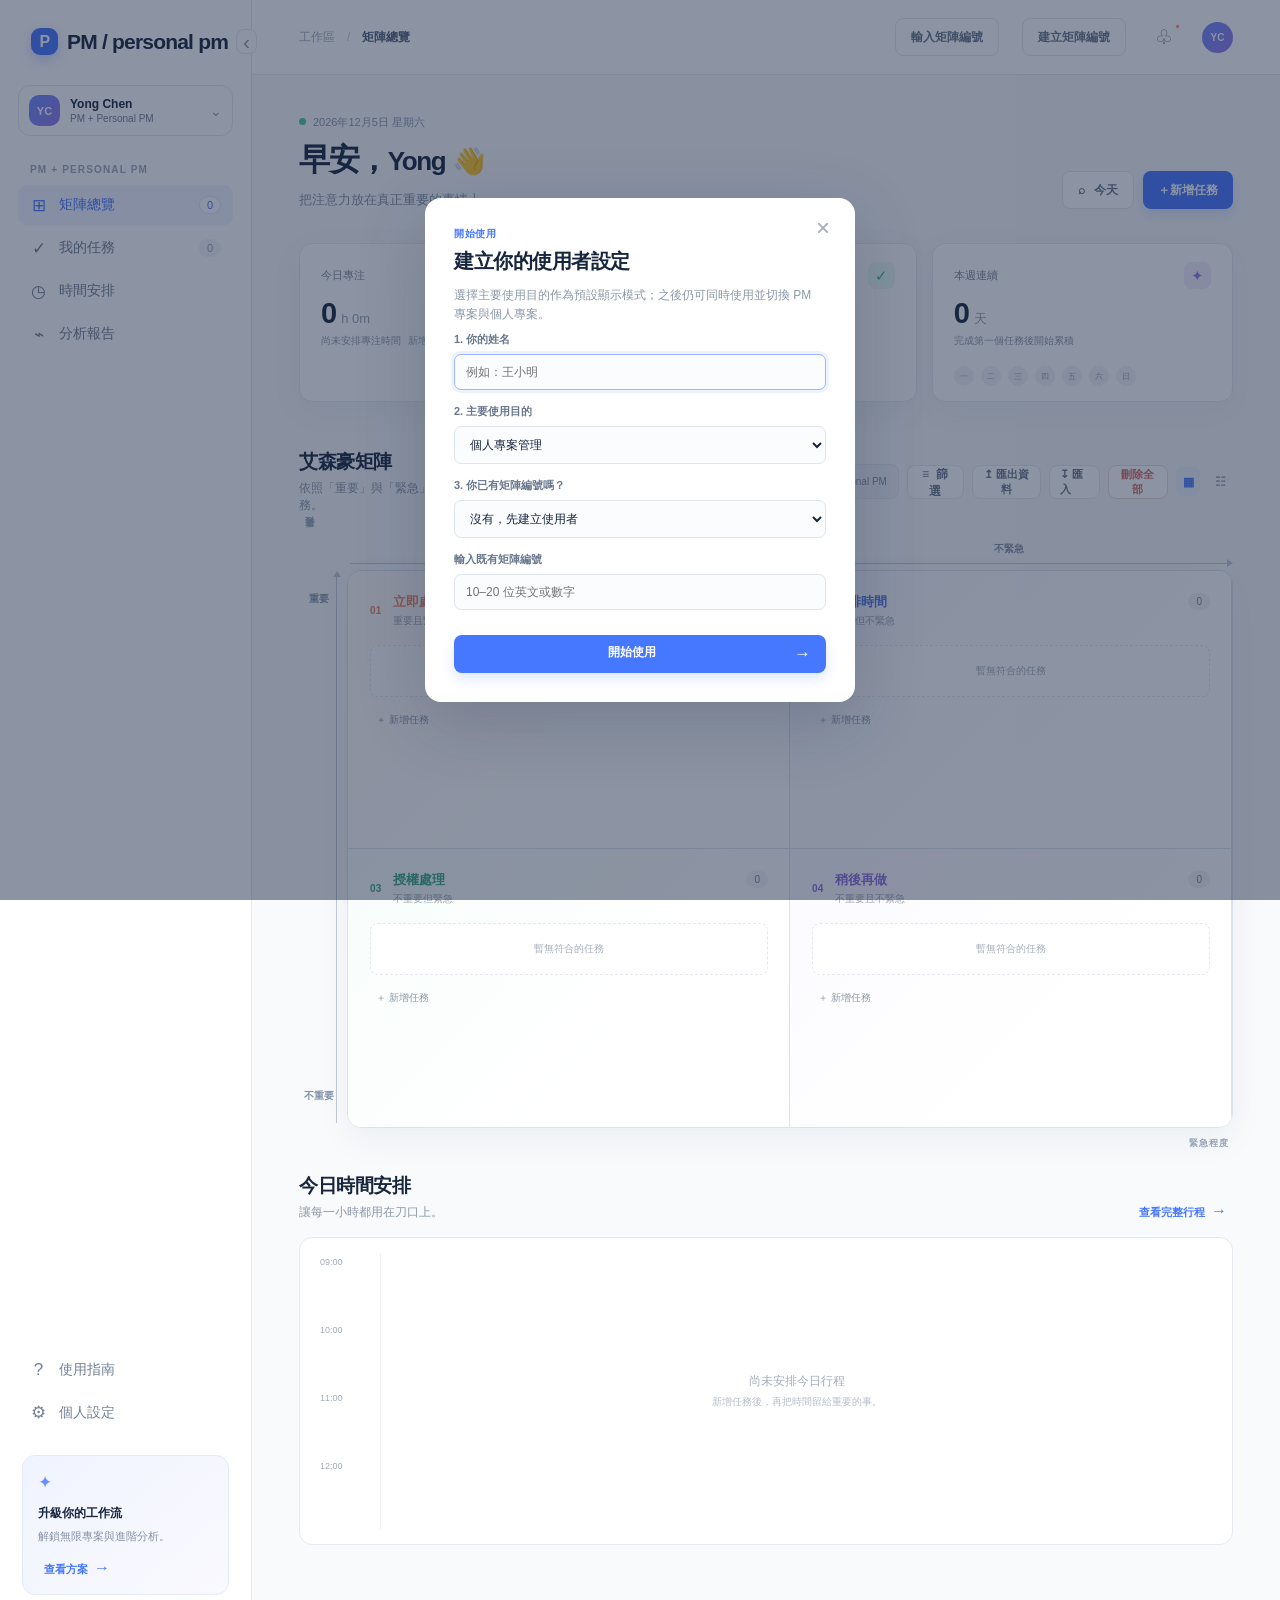
<file: index.html>
<!doctype html>
<html lang="zh-Hant">
  <head>
    <meta charset="UTF-8" />
    <meta name="viewport" content="width=device-width, initial-scale=1.0" />
    <meta name="theme-color" content="#0f172a" />
    <title>PM + Personal PM｜艾森豪矩陣工作台</title>
    <link rel="stylesheet" href="styles.css" />
  </head>
  <body>
    <div class="app-shell">
      <aside class="sidebar">
        <div class="brand-row"><div class="brand"><span class="brand-mark">P</span><span class="brand-name">PM / personal pm</span></div><button class="sidebar-toggle" id="sidebarToggle" aria-label="收起側邊欄" aria-pressed="false">‹</button></div>
          <div class="workspace-switcher">
          <div class="avatar gradient">YC</div>
          <div class="workspace-copy"><strong id="profileNameLabel">Yong Chen</strong><small id="profilePurposeLabel">PM + Personal PM</small></div>
          <span class="chevron">⌄</span>
        </div>
        <nav class="main-nav" aria-label="主要導覽">
          <p class="nav-label">PM + PERSONAL PM</p>
          <button class="nav-item active"><span class="nav-icon">⊞</span><span class="nav-text">矩陣總覽</span><span class="nav-count" id="matrixCount">0</span></button>
          <button class="nav-item"><span class="nav-icon">✓</span><span class="nav-text">我的任務</span><span class="nav-count muted" id="myTaskCount">0</span></button>
          <button class="nav-item"><span class="nav-icon">◷</span><span class="nav-text">時間安排</span></button>
          <button class="nav-item"><span class="nav-icon">⌁</span><span class="nav-text">分析報告</span></button>
        </nav>
        <div class="sidebar-bottom">
          <button class="nav-item"><span class="nav-icon">?</span><span class="nav-text">使用指南</span></button>
          <button class="nav-item" id="profileBtn"><span class="nav-icon">⚙</span><span class="nav-text">個人設定</span></button>
          <div class="upgrade-card"><div class="sparkle">✦</div><strong>升級你的工作流</strong><p>解鎖無限專案與進階分析。</p><button>查看方案 <span>→</span></button></div>
        </div>
      </aside>

      <main class="main-content">
        <header class="topbar">
          <div class="breadcrumb"><span>工作區</span><b>/</b><strong>矩陣總覽</strong></div>
          <div class="top-actions"><button class="secondary-button" id="changeUserBtn" type="button">輸入矩陣編號</button><button class="secondary-button" id="createMatrixCodeBtn" type="button">建立矩陣編號</button><button class="icon-button" aria-label="通知">♧<i></i></button><div class="top-avatar">YC</div></div>
        </header>

        <div class="page-container">
          <p id="syncNotice" role="status" hidden>雲端同步失敗，請確認網路與用戶編號。</p>
          <section class="hero-row">
            <div><div class="eyebrow"><span class="pulse-dot"></span><span id="todayLabel">今天</span></div><h1>早安，<span id="userName">Yong</span> <span>👋</span></h1><p class="hero-subtitle">把注意力放在真正重要的事情上。</p></div>
            <div class="hero-actions"><button class="secondary-button" id="todayBtn">⌕ <span>今天</span></button><button class="primary-button" id="openModal"><span>＋</span>新增任務</button></div>
          </section>

          <section class="stats-grid">
            <article class="stat-card"><div class="stat-heading"><span>今日專注</span><span class="stat-icon blue-icon">◷</span></div><div class="stat-value">0<span class="stat-unit">h 0m</span></div><div class="stat-meta neutral">尚未安排專注時間 <span>新增任務後開始</span></div><div class="mini-bars empty-bars"><i></i><i></i><i></i><i></i><i></i><i></i><i></i></div></article>
            <article class="stat-card"><div class="stat-heading"><span>完成任務</span><span class="stat-icon green-icon">✓</span></div><div class="stat-value"><span id="completedCount">0</span><span class="stat-unit">/ <span id="totalCount">0</span></span></div><div class="stat-meta neutral" id="completionMeta">先新增一個任務 <span>開始整理今天</span></div><div class="progress-line"><span id="completionProgress" style="width:0%"></span></div><div class="progress-label"><span>完成率</span><strong id="completionRate">0%</strong></div></article>
            <article class="stat-card"><div class="stat-heading"><span>本週連續</span><span class="stat-icon purple-icon">✦</span></div><div class="stat-value">0<span class="stat-unit">天</span></div><div class="stat-meta neutral">完成第一個任務後開始累積</div><div class="week-dots"><i>一</i><i>二</i><i>三</i><i>四</i><i>五</i><i>六</i><i>日</i></div></article>
          </section>

          <section class="content-header"><div><h2>艾森豪矩陣</h2><p>依照「重要」與「緊急」分類 PM 專案與個人任務。</p></div><div class="view-tools"><div class="search-wrap"><span>⌕</span><input id="searchInput" placeholder="搜尋任務..." /></div><div class="mode-switch" role="group" aria-label="任務模式"><button class="mode-button active" data-scope="all">全部</button><button class="mode-button" data-scope="pm">PM 專案</button><button class="mode-button" data-scope="personal">Personal PM</button></div><button class="filter-button" id="filterBtn">≡ <span>篩選</span></button><button class="backup-button" id="exportBtn" aria-label="匯出資料">↥ 匯出資料</button><label class="backup-button import-label">↧ 匯入<input id="importInput" type="file" accept="application/json" /></label><button class="backup-button danger-button" id="clearBtn" aria-label="刪除全部任務">刪除全部</button><button class="view-button active">▦</button><button class="view-button">☷</button></div></section>

          <section class="matrix-stage">
            <div class="axis-title axis-title-y">重要性</div>
            <div class="axis-title axis-title-x">緊急程度</div>
            <div class="axis-y-label"><span>重要</span><span>不重要</span></div>
            <div class="matrix-board">
              <div class="axis-x-label"><span>緊急</span><span>不緊急</span></div>
              <div class="axis-cross axis-cross-x"></div><div class="axis-cross axis-cross-y"></div>
              <section class="matrix-grid" id="matrixGrid">
                <div class="quadrant q1" data-quadrant="do"><div class="quadrant-header"><div class="quadrant-title"><span class="quadrant-number">01</span><div><h3>立即處理</h3><p>重要且緊急</p></div></div><span class="task-count">3</span></div><div class="task-list" id="doList"></div><button class="add-task-link" data-add="do">＋ 新增任務</button></div>
                <div class="quadrant q2" data-quadrant="schedule"><div class="quadrant-header"><div class="quadrant-title"><span class="quadrant-number">02</span><div><h3>安排時間</h3><p>重要但不緊急</p></div></div><span class="task-count">3</span></div><div class="task-list" id="scheduleList"></div><button class="add-task-link" data-add="schedule">＋ 新增任務</button></div>
                <div class="quadrant q3" data-quadrant="delegate"><div class="quadrant-header"><div class="quadrant-title"><span class="quadrant-number">03</span><div><h3>授權處理</h3><p>不重要但緊急</p></div></div><span class="task-count">2</span></div><div class="task-list" id="delegateList"></div><button class="add-task-link" data-add="delegate">＋ 新增任務</button></div>
                <div class="quadrant q4" data-quadrant="delete"><div class="quadrant-header"><div class="quadrant-title"><span class="quadrant-number">04</span><div><h3>稍後再做</h3><p>不重要且不緊急</p></div></div><span class="task-count">2</span></div><div class="task-list" id="deleteList"></div><button class="add-task-link" data-add="delete">＋ 新增任務</button></div>
              </section>
            </div>
          </section>

          <div class="task-delete-zone" id="taskDeleteZone" hidden aria-label="拖曳任務到這裡，從矩陣移除">
            <span class="task-delete-icon" aria-hidden="true">⌫</span>
            <span><strong>拖曳到這裡刪除</strong><small>會從矩陣隱藏，Supabase 資料保留</small></span>
          </div>

          <section class="focus-section"><div class="section-title-row"><div><h2>今日時間安排</h2><p>讓每一小時都用在刀口上。</p></div><button class="text-button">查看完整行程 <span>→</span></button></div><div class="schedule-card"><div class="schedule-timeline"><div class="time-label">09:00</div><div class="time-label">10:00</div><div class="time-label">11:00</div><div class="time-label">12:00</div></div><div class="schedule-events"><div class="schedule-empty">尚未安排今日行程<br><span>新增任務後，再把時間留給重要的事。</span></div></div></div></section>
        </div>
      </main>
    </div>

    <div class="modal-backdrop profile-backdrop" id="profileBackdrop"><div class="modal profile-modal" role="dialog" aria-modal="true" aria-labelledby="profileTitle"><button class="close-modal" id="closeProfile" aria-label="關閉問卷">×</button><div class="modal-kicker">開始使用</div><h2 id="profileTitle">先告訴我怎麼稱呼你</h2><p class="profile-intro">選擇主要使用目的作為預設顯示模式；之後仍可同時使用並切換 PM 專案與個人專案。</p><p id="profileFormStatus" class="profile-intro" role="status" aria-live="polite"></p><form id="profileForm"><label for="profileName">1. 你的姓名<input id="profileName" required maxlength="40" placeholder="例如：王小明" /></label><label for="profilePurpose">2. 主要使用目的<select id="profilePurpose" required><option value="pm">專案管理</option><option value="personal">個人專案管理</option></select></label><label id="hasMatrixCodeField" hidden>3. 你已有矩陣編號嗎？<select id="hasMatrixCode"><option value="no">沒有，先建立使用者</option><option value="yes">有，我要載入原本的矩陣</option></select></label><label id="initialAccessCodeField" for="initialAccessCode" hidden>輸入既有矩陣編號<input id="initialAccessCode" inputmode="text" autocapitalize="off" spellcheck="false" pattern="[A-Za-z0-9]{10,20}" minlength="10" maxlength="20" placeholder="10–20 位英文或數字" /></label><p id="initialCodeHint" class="profile-intro" hidden>編號可由英文字母與數字組成，長度 10–20 位，可純英文、純數字或混用；大小寫不區分。輸入既有編號即可載入矩陣。</p><button class="primary-button submit-button" type="submit" id="profileSubmitButton">開始使用 <span>→</span></button></form></div></div>
    <div class="modal-backdrop" id="accessCodeBackdrop"><div class="modal" role="dialog" aria-modal="true" aria-labelledby="accessCodeTitle"><button class="close-modal" id="closeAccessCode" aria-label="關閉用戶編號">×</button><div class="modal-kicker">跨裝置使用</div><h2 id="accessCodeTitle">矩陣編號</h2><p class="profile-intro">編號是唯一存取憑證，知道編號的人可以讀寫矩陣。格式：10–20 位英文字母或數字，可純英文、純數字或混用；大小寫不區分，編號不可重複。</p><div id="currentCodePanel" hidden><label>目前的矩陣編號<input id="currentAccessCode" readonly /></label><button class="secondary-button" id="copyAccessCode" type="button">複製編號</button></div><form id="accessCodeForm"><label for="accessCodeInput">在其他裝置輸入既有編號<input id="accessCodeInput" inputmode="text" autocapitalize="off" spellcheck="false" pattern="[A-Za-z0-9]{10,20}" minlength="10" maxlength="20" required placeholder="10–20 位英文或數字" /></label><p id="accessCodeStatus" class="profile-intro" role="status" aria-live="polite"></p><button class="primary-button submit-button" type="submit">載入這份矩陣 <span>→</span></button></form></div></div>
    <div class="modal-backdrop" id="createCodeBackdrop"><div class="modal" role="dialog" aria-modal="true" aria-labelledby="createCodeTitle"><button class="close-modal" id="closeCreateCode" aria-label="關閉建立編號">×</button><div class="modal-kicker">建立矩陣編號</div><h2 id="createCodeTitle">為目前使用者建立矩陣</h2><p class="profile-intro">編號需為 10–20 位英文字母或數字，可純英文、純數字或混用；大小寫不區分，且不可與他人重複。編號就是存取憑證，請避免使用生日、姓名或連續數字。</p><form id="createCodeForm"><label for="newMatrixCode">自訂矩陣編號<input id="newMatrixCode" inputmode="text" autocapitalize="off" spellcheck="false" pattern="[A-Za-z0-9]{10,20}" minlength="10" maxlength="20" required placeholder="10–20 位英文或數字" /></label><p id="createCodeStatus" class="profile-intro" role="status" aria-live="polite"></p><button class="primary-button submit-button" type="submit">建立並同步目前矩陣 <span>→</span></button></form></div></div>
    <div class="modal-backdrop" id="modalBackdrop"><div class="modal" role="dialog" aria-modal="true" aria-labelledby="modalTitle"><button class="close-modal" id="closeModal">×</button><div class="modal-kicker" id="modalKicker">新增工作項目</div><h2 id="modalTitle">把下一件重要的事放進計畫</h2><form id="taskForm"><input id="taskId" type="hidden" /><label>任務名稱<input id="taskTitle" required placeholder="例如：準備週會簡報" /></label><label>歸屬模式<select id="taskScope"><option value="personal">Personal PM｜個人任務</option><option value="pm">PM｜專案任務</option></select></label><label>歸屬象限<select id="taskQuadrant"><option value="do">立即處理｜重要且緊急</option><option value="schedule">安排時間｜重要但不緊急</option><option value="delegate">授權處理｜不重要但緊急</option><option value="delete">稍後再做｜不重要且不緊急</option></select></label><div class="form-row"><label>分類<select id="taskProject"><option>個人</option><option>工作</option><option>學習</option><option>生活</option><option>健康</option><option>財務</option></select></label><label>截止日期<input id="taskDate" type="date" /></label></div><label>今日專注時間（分鐘）<input id="taskFocusMinutes" type="number" min="0" max="1440" step="5" value="0" /></label><label>備註（選填）<textarea id="taskNote" rows="3" placeholder="補充一些背景或下一步..." ></textarea></label><button class="primary-button submit-button" type="submit" id="submitTask">建立任務 <span>→</span></button></form></div></div>
    <script src="app.js"></script>
  </body>
</html>
</file>
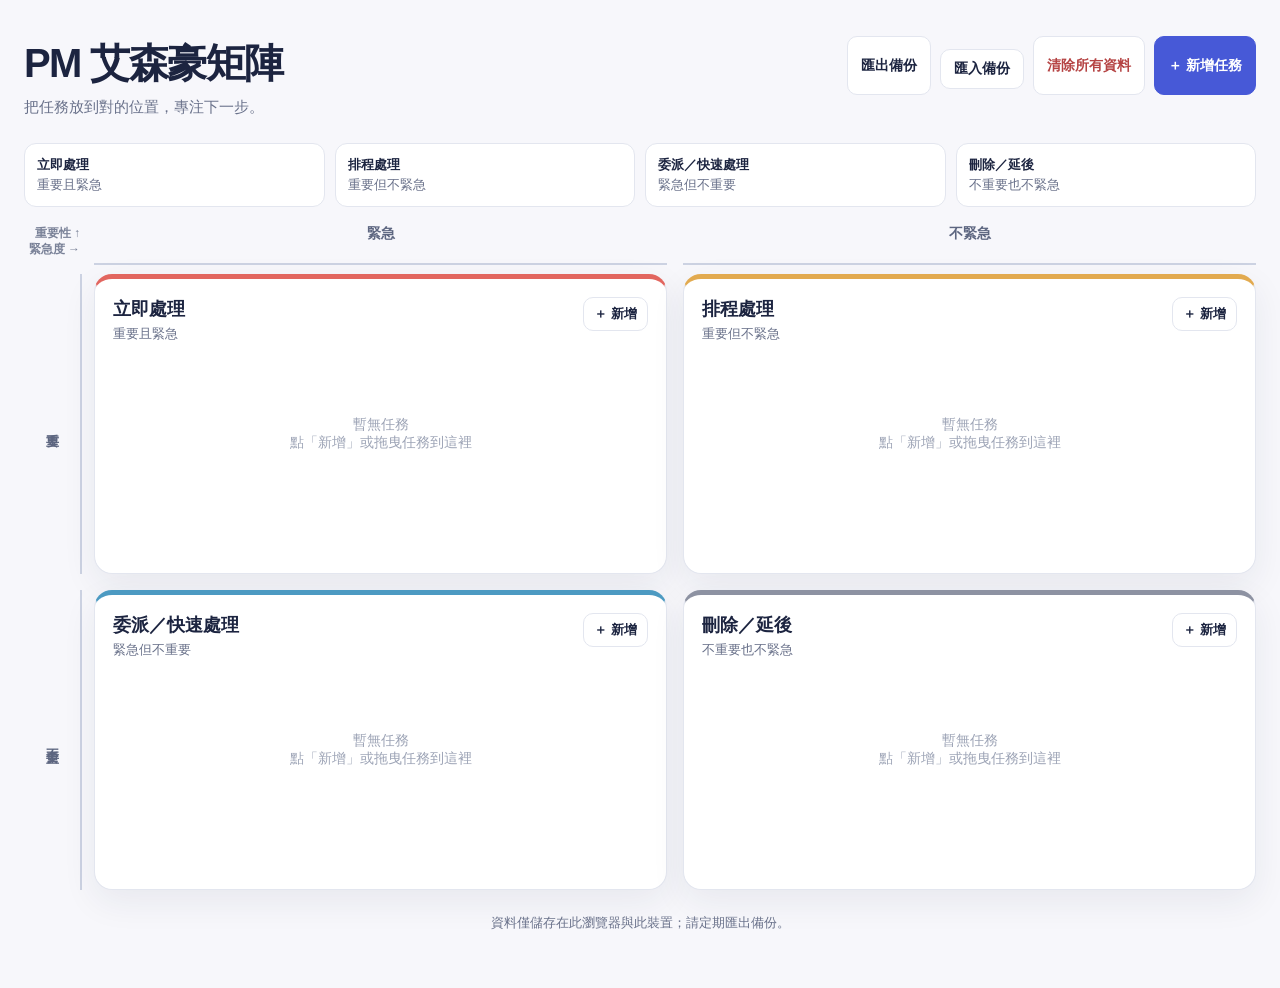
<file: pm-eisenhower.html>
<!doctype html>
<html lang="zh-Hant">
<head>
  <meta charset="utf-8">
  <meta name="viewport" content="width=device-width, initial-scale=1">
  <meta name="theme-color" content="#f7f7fb">
  <title>PM 艾森豪矩陣</title>
  <style>
    :root { --ink:#1c2440; --muted:#69718a; --line:#e3e6ef; --card:#fff; --bg:#f7f7fb; --shadow:0 12px 35px rgba(29,39,71,.07); }
    * { box-sizing:border-box; }
    body { margin:0; color:var(--ink); background:var(--bg); font-family:-apple-system,BlinkMacSystemFont,"PingFang TC","Noto Sans TC",sans-serif; }
    button,input,textarea { font:inherit; }
    .app { max-width:1320px; margin:auto; padding:36px 24px 56px; }
    header { display:flex; justify-content:space-between; align-items:flex-start; gap:20px; margin-bottom:26px; }
    h1 { font-size:clamp(28px,4vw,40px); margin:0 0 7px; letter-spacing:-.04em; }
    .subtitle { color:var(--muted); margin:0; font-size:15px; }
    .actions { display:flex; flex-wrap:wrap; justify-content:flex-end; gap:9px; }
    button, .file-label { border:1px solid var(--line); background:#fff; color:var(--ink); padding:10px 13px; border-radius:10px; cursor:pointer; font-weight:650; font-size:14px; transition:.16s ease; }
    button:hover,.file-label:hover { transform:translateY(-1px); border-color:#bcc5db; box-shadow:0 5px 14px rgba(25,35,63,.08); }
    .primary { background:#4759d7; color:#fff; border-color:#4759d7; }
    .danger { color:#b54343; }
    .file-label input { display:none; }
    .guide { display:grid; grid-template-columns:repeat(4,1fr); gap:10px; margin:0 0 18px; }
    .guide div { background:white; border:1px solid var(--line); padding:12px; border-radius:12px; color:var(--muted); font-size:13px; }
    .guide strong { display:block; color:var(--ink); margin-bottom:2px; }
    .matrix-shell { display:grid; grid-template-columns:58px minmax(0,1fr); grid-template-rows:auto minmax(0,1fr); gap:9px 12px; }
    .axis-corner { align-self:end; color:#7a8298; font-size:12px; line-height:1.35; font-weight:700; text-align:right; padding:0 2px 8px 0; }
    .axis-corner span { display:block; }
    .column-labels { display:grid; grid-template-columns:1fr 1fr; gap:16px; color:#5d6680; font-size:14px; font-weight:750; text-align:center; }
    .column-labels span { padding:0 0 7px; border-bottom:2px solid #ccd2e2; }
    .row-labels { display:grid; grid-template-rows:1fr 1fr; gap:16px; color:#5d6680; font-size:13px; font-weight:750; text-align:center; }
    .row-labels span { display:flex; align-items:center; justify-content:center; writing-mode:vertical-rl; letter-spacing:.12em; border-right:2px solid #ccd2e2; }
    .matrix { display:grid; grid-template-columns:1fr 1fr; gap:16px; }
    .quadrant { min-height:300px; border-radius:18px; padding:18px; border:1px solid var(--line); background:var(--card); box-shadow:var(--shadow); }
    .quadrant[data-quadrant="do"] { border-top:5px solid #e2665f; }
    .quadrant[data-quadrant="schedule"] { border-top:5px solid #e2aa4f; }
    .quadrant[data-quadrant="delegate"] { border-top:5px solid #4c9ac2; }
    .quadrant[data-quadrant="eliminate"] { border-top:5px solid #8d92a2; }
    .q-head { display:flex; justify-content:space-between; gap:12px; align-items:flex-start; margin-bottom:15px; }
    .q-head h2 { font-size:18px; margin:0 0 4px; }
    .q-head p { margin:0; color:var(--muted); font-size:13px; }
    .add-mini { padding:7px 10px; font-size:13px; white-space:nowrap; }
    .task-list { min-height:185px; display:flex; flex-direction:column; gap:9px; border-radius:11px; }
    .task-list.drag-over { outline:2px dashed #7786df; outline-offset:5px; }
    .empty { color:#9da4b6; font-size:14px; text-align:center; padding:58px 10px; }
    .task { display:grid; grid-template-columns:20px 1fr auto; gap:9px; align-items:start; padding:12px; background:#fff; border:1px solid var(--line); border-radius:11px; cursor:grab; }
    .task:active { cursor:grabbing; }
    .task.done { opacity:.58; }
    .task.done .task-title { text-decoration:line-through; }
    .task input[type=checkbox] { width:17px; height:17px; margin:2px 0 0; accent-color:#4759d7; cursor:pointer; }
    .task-title { font-size:14px; line-height:1.45; font-weight:650; white-space:pre-wrap; word-break:break-word; }
    .task-meta { margin-top:5px; font-size:12px; color:var(--muted); }
    .icon { background:transparent; border:0; color:#8b92a4; padding:0 2px; box-shadow:none!important; transform:none!important; font-size:18px; line-height:20px; }
    dialog { border:0; border-radius:18px; max-width:520px; width:calc(100% - 32px); padding:0; box-shadow:0 22px 65px rgba(18,27,55,.24); }
    dialog::backdrop { background:rgba(21,28,54,.38); }
    form { padding:24px; }
    form h2 { margin:0 0 18px; font-size:22px; }
    label { display:block; font-weight:650; margin:13px 0 6px; font-size:14px; }
    input[type=text],input[type=date],textarea,select { width:100%; padding:10px 11px; border:1px solid #d9ddea; border-radius:9px; background:#fff; color:var(--ink); }
    textarea { height:85px; resize:vertical; }
    .form-grid { display:grid; grid-template-columns:1fr 1fr; gap:12px; }
    .modal-actions { display:flex; justify-content:flex-end; gap:9px; margin-top:21px; }
    .modal-actions button { min-width:80px; }
    footer { color:var(--muted); font-size:13px; text-align:center; margin-top:24px; }
    @media (max-width:760px) { .app{padding:24px 14px 42px} header{display:block}.actions{justify-content:flex-start;margin-top:17px}.guide{grid-template-columns:1fr 1fr}.matrix-shell{grid-template-columns:38px minmax(0,1fr);gap:7px}.axis-corner{font-size:10px}.column-labels{gap:10px;font-size:12px}.row-labels{gap:10px;font-size:11px}.matrix{gap:10px}.quadrant{min-height:250px;padding:13px}.q-head h2{font-size:16px}.form-grid{grid-template-columns:1fr} }
  </style>
</head>
<body>
  <main class="app">
    <header>
      <div><h1>PM 艾森豪矩陣</h1><p class="subtitle">把任務放到對的位置，專注下一步。</p></div>
      <div class="actions">
        <button id="exportBtn">匯出備份</button>
        <label class="file-label">匯入備份<input id="importInput" type="file" accept="application/json"></label>
        <button class="danger" id="clearBtn">清除所有資料</button>
        <button class="primary" id="newTaskBtn">＋ 新增任務</button>
      </div>
    </header>
    <section class="guide" aria-label="矩陣說明">
      <div><strong>立即處理</strong>重要且緊急</div><div><strong>排程處理</strong>重要但不緊急</div>
      <div><strong>委派／快速處理</strong>緊急但不重要</div><div><strong>刪除／延後</strong>不重要也不緊急</div>
    </section>
    <section class="matrix-shell" aria-label="艾森豪矩陣">
      <div class="axis-corner"><span>重要性 ↑</span><span>緊急度 →</span></div>
      <div class="column-labels"><span>緊急</span><span>不緊急</span></div>
      <div class="row-labels"><span>重要</span><span>不重要</span></div>
      <section class="matrix" id="matrix"></section>
    </section>
    <footer>資料僅儲存在此瀏覽器與此裝置；請定期匯出備份。</footer>
  </main>

  <dialog id="taskDialog">
    <form id="taskForm" method="dialog">
      <h2 id="dialogTitle">新增任務</h2>
      <input id="taskId" type="hidden">
      <label for="taskTitle">任務名稱</label><input id="taskTitle" type="text" maxlength="160" required placeholder="例如：確認客戶需求文件" autofocus>
      <div class="form-grid">
        <div><label for="taskQuadrant">放入哪個象限？</label><select id="taskQuadrant"></select></div>
        <div><label for="taskDue">截止日（選填）</label><input id="taskDue" type="date"></div>
      </div>
      <label for="taskNote">備註（選填）</label><textarea id="taskNote" maxlength="600" placeholder="下一步、會議資訊或提醒…"></textarea>
      <div class="modal-actions"><button type="button" id="cancelBtn">取消</button><button class="primary" value="default">儲存</button></div>
    </form>
  </dialog>

  <script>
    const STORAGE_KEY = 'pm-eisenhower-tasks-v1';
    const quadrants = {
      do: { title:'立即處理', desc:'重要且緊急' }, schedule: { title:'排程處理', desc:'重要但不緊急' },
      delegate: { title:'委派／快速處理', desc:'緊急但不重要' }, eliminate: { title:'刪除／延後', desc:'不重要也不緊急' }
    };
    let tasks = [];
    try { tasks = JSON.parse(localStorage.getItem(STORAGE_KEY)) || []; } catch { tasks = []; }
    const matrix = document.querySelector('#matrix'), dialog = document.querySelector('#taskDialog'), form = document.querySelector('#taskForm');
    const select = document.querySelector('#taskQuadrant');
    select.innerHTML = Object.entries(quadrants).map(([key,q]) => `<option value="${key}">${q.title}</option>`).join('');
    const escapeHtml = value => String(value).replace(/[&<>'"]/g, c => ({'&':'&amp;','<':'&lt;','>':'&gt;',"'":'&#039;','"':'&quot;'}[c]));
    const save = () => localStorage.setItem(STORAGE_KEY, JSON.stringify(tasks));
    const dateText = date => date ? new Intl.DateTimeFormat('zh-TW',{month:'short',day:'numeric'}).format(new Date(date+'T12:00:00')) : '';
    function render() {
      matrix.innerHTML = Object.entries(quadrants).map(([key,q]) => {
        const items = tasks.filter(t => t.quadrant === key);
        return `<article class="quadrant" data-quadrant="${key}"><div class="q-head"><div><h2>${q.title}</h2><p>${q.desc}</p></div><button class="add-mini" data-add="${key}">＋ 新增</button></div><div class="task-list" data-drop="${key}">${items.length ? items.map(t => `<div class="task ${t.done?'done':''}" draggable="true" data-id="${t.id}"><input type="checkbox" data-check="${t.id}" ${t.done?'checked':''} aria-label="完成任務"><div><div class="task-title">${escapeHtml(t.title)}</div>${t.due ? `<div class="task-meta">截止：${dateText(t.due)}</div>`:''}${t.note ? `<div class="task-meta">${escapeHtml(t.note)}</div>`:''}</div><button class="icon" data-edit="${t.id}" aria-label="編輯任務">⋯</button></div>`).join('') : '<div class="empty">暫無任務<br>點「新增」或拖曳任務到這裡</div>'}</div></article>`;
      }).join('');
    }
    function openTask(task = null, quadrant = 'do') {
      document.querySelector('#dialogTitle').textContent = task ? '編輯任務' : '新增任務';
      document.querySelector('#taskId').value = task?.id || '';
      document.querySelector('#taskTitle').value = task?.title || '';
      document.querySelector('#taskQuadrant').value = task?.quadrant || quadrant;
      document.querySelector('#taskDue').value = task?.due || '';
      document.querySelector('#taskNote').value = task?.note || '';
      dialog.showModal(); document.querySelector('#taskTitle').focus();
    }
    document.querySelector('#newTaskBtn').onclick = () => openTask();
    document.querySelector('#cancelBtn').onclick = () => dialog.close();
    matrix.addEventListener('click', e => {
      const add = e.target.closest('[data-add]'); if(add) return openTask(null, add.dataset.add);
      const edit = e.target.closest('[data-edit]'); if(edit) return openTask(tasks.find(t => t.id === edit.dataset.edit));
      const check = e.target.closest('[data-check]'); if(check) { const t = tasks.find(t => t.id === check.dataset.check); t.done = check.checked; save(); render(); }
    });
    form.addEventListener('submit', e => { e.preventDefault(); const id = document.querySelector('#taskId').value; const data = { id:id || crypto.randomUUID(), title:document.querySelector('#taskTitle').value.trim(), quadrant:select.value, due:document.querySelector('#taskDue').value, note:document.querySelector('#taskNote').value.trim(), done:false }; if(!data.title) return; const old = tasks.findIndex(t => t.id === id); old >= 0 ? tasks[old] = {...tasks[old],...data} : tasks.unshift(data); save(); render(); dialog.close(); });
    matrix.addEventListener('dragstart', e => { const task=e.target.closest('.task'); if(task) e.dataTransfer.setData('text/plain',task.dataset.id); });
    matrix.addEventListener('dragover', e => { const list=e.target.closest('[data-drop]'); if(list) { e.preventDefault(); list.classList.add('drag-over'); } });
    matrix.addEventListener('dragleave', e => { const list=e.target.closest('[data-drop]'); if(list) list.classList.remove('drag-over'); });
    matrix.addEventListener('drop', e => { const list=e.target.closest('[data-drop]'); if(!list) return; e.preventDefault(); list.classList.remove('drag-over'); const t=tasks.find(t=>t.id===e.dataTransfer.getData('text/plain')); if(t) { t.quadrant=list.dataset.drop; save(); render(); } });
    document.querySelector('#exportBtn').onclick = () => { const blob = new Blob([JSON.stringify({version:1, exportedAt:new Date().toISOString(), tasks},null,2)],{type:'application/json'}); const a=document.createElement('a'); a.href=URL.createObjectURL(blob); a.download=`pm-matrix-backup-${new Date().toISOString().slice(0,10)}.json`; a.click(); URL.revokeObjectURL(a.href); };
    document.querySelector('#importInput').onchange = async e => { const file=e.target.files[0]; if(!file) return; try { const data=JSON.parse(await file.text()); if(!Array.isArray(data.tasks)) throw new Error(); if(!confirm('匯入會取代目前所有任務，確定嗎？')) return; tasks=data.tasks.filter(t=>t && t.id && t.title && quadrants[t.quadrant]); save(); render(); } catch { alert('這不是有效的備份檔。'); } finally { e.target.value=''; } };
    document.querySelector('#clearBtn').onclick = () => { if(confirm('確定要清除所有任務嗎？此動作無法復原，建議先匯出備份。')) { tasks=[]; save(); render(); } };
    render();
  </script>
</body>
</html>
</file>
<file: styles.css>
:root{--ink:#17253d;--muted:#748198;--line:#e6eaf1;--bg:#f8fafc;--white:#fff;--blue:#4677ff;--blue-soft:#edf3ff;--orange:#f09a55;--orange-soft:#fff4e9;--purple:#9577ea;--purple-soft:#f4efff;--green:#38b98a;--green-soft:#e9faf3;--shadow:0 9px 32px rgba(29,49,84,.05)}*{box-sizing:border-box}body{margin:0;background:var(--bg);font-family:"DM Sans","Noto Sans TC",sans-serif;color:var(--ink);font-size:14px}button,input,select,textarea{font:inherit}button{cursor:pointer;border:0;background:none;color:inherit}.app-shell{display:flex;min-height:100vh}.sidebar{width:252px;background:#fff;border-right:1px solid var(--line);padding:28px 18px 20px;display:flex;flex-direction:column;flex-shrink:0}.brand{display:flex;align-items:center;gap:9px;font-size:21px;font-weight:800;letter-spacing:-.8px;margin:0 13px 30px}.brand-mark{width:27px;height:27px;border-radius:9px;background:var(--blue);color:#fff;display:grid;place-items:center;font-size:16px;box-shadow:0 5px 12px #4677ff44}.workspace-switcher{display:flex;align-items:center;gap:10px;padding:9px 10px;margin-bottom:28px;border:1px solid var(--line);border-radius:12px}.avatar{width:31px;height:31px;border-radius:10px;display:grid;place-items:center;color:#fff;font-weight:700;font-size:11px}.gradient,.top-avatar{background:linear-gradient(135deg,#6b8aff,#9577ea)}.workspace-switcher strong{display:block;font-size:12px}.workspace-switcher small{display:block;color:var(--muted);font-size:10px;margin-top:2px}.chevron{margin-left:auto;color:#9ba5b5}.main-nav{flex:1}.nav-label{font-size:10px;letter-spacing:1.15px;color:#a0aabc;margin:0 12px 10px;font-weight:700}.nav-item{height:40px;width:100%;display:flex;align-items:center;gap:12px;padding:0 12px;border-radius:9px;color:#718096;text-align:left;margin-bottom:3px}.nav-item:hover,.nav-item.active{background:#f1f5ff;color:var(--blue)}.nav-icon{font-size:17px;width:17px;text-align:center;color:inherit}.nav-count{margin-left:auto;font-size:11px;background:#fff;color:var(--blue);border:1px solid #dce6ff;padding:2px 7px;border-radius:10px}.nav-count.muted{background:#f4f6fa;border-color:transparent;color:#92a0b5}.projects-label{margin-top:28px;display:flex;align-items:center}.tiny-add{margin-left:auto;font-size:17px;color:#9aa6ba}.project-item{width:100%;height:35px;display:flex;align-items:center;gap:10px;padding:0 13px 0 18px;color:#637188;text-align:left;font-size:13px}.project-item span{margin-left:auto;color:#a8b1bf;font-size:11px}.project-dot{width:7px;height:7px;border-radius:50%}.blue{background:#5982ff}.orange{background:#f5a461}.purple{background:#a27de9}.sidebar-bottom{margin-top:20px}.upgrade-card{margin:22px 4px 0;padding:16px 15px;background:linear-gradient(140deg,#f0f4ff,#faf9ff);border:1px solid #e3eaff;border-radius:13px}.sparkle{color:#688eff;font-size:17px;margin-bottom:11px}.upgrade-card strong{font-size:12px}.upgrade-card p{font-size:11px;color:#8792a5;line-height:1.55;margin:6px 0 13px}.upgrade-card button{font-size:11px;color:var(--blue);font-weight:700}.upgrade-card button span{font-size:16px;margin-left:3px}.main-content{flex:1;min-width:0}.topbar{height:75px;background:#fff;border-bottom:1px solid var(--line);display:flex;align-items:center;justify-content:space-between;padding:0 47px}.breadcrumb{display:flex;align-items:center;gap:12px;color:#a1adbc;font-size:12px}.breadcrumb b{font-weight:400;color:#c6ced9}.breadcrumb strong{color:#526078;font-weight:600}.top-actions{display:flex;gap:23px;align-items:center}.icon-button{position:relative;font-size:20px;color:#76839a}.icon-button i{position:absolute;right:-1px;top:0;width:5px;height:5px;background:#ff8b69;border:1px solid #fff;border-radius:50%}.top-avatar{width:31px;height:31px;border-radius:50%;color:#fff;font-size:10px;font-weight:700;display:grid;place-items:center}.page-container{max-width:1430px;margin:0 auto;padding:40px 47px 70px}.hero-row,.content-header,.section-title-row{display:flex;justify-content:space-between;align-items:flex-end}.eyebrow{font-size:11px;color:#8a97a9;margin-bottom:9px}.pulse-dot{display:inline-block;width:7px;height:7px;border-radius:50%;background:#49ca97;margin:0 7px 1px 0}.hero-row h1{font-size:31px;letter-spacing:-1.4px;margin:0;font-weight:700}.hero-row h1 span{font-size:26px}.hero-subtitle{color:#8390a2;margin:10px 0 0;font-size:13px}.hero-actions{display:flex;gap:9px}.primary-button,.secondary-button,.filter-button,.view-button{height:38px;border-radius:8px;padding:0 15px;font-weight:600;font-size:12px}.primary-button{background:var(--blue);color:#fff;box-shadow:0 6px 13px #4677ff2d}.primary-button:hover{background:#3468f5;transform:translateY(-1px)}.secondary-button,.filter-button{background:#fff;border:1px solid var(--line);color:#68768b}.secondary-button span{margin-left:6px}.stats-grid{display:grid;grid-template-columns:repeat(3,1fr);gap:15px;margin-top:34px}.stat-card{height:159px;padding:18px 21px;background:#fff;border:1px solid var(--line);border-radius:13px;box-shadow:var(--shadow);position:relative;overflow:hidden}.stat-heading{display:flex;justify-content:space-between;align-items:center;color:#7d899b;font-size:11px}.stat-icon{width:27px;height:27px;border-radius:8px;display:grid;place-items:center;font-size:15px}.blue-icon{background:var(--blue-soft);color:var(--blue)}.green-icon{background:var(--green-soft);color:var(--green)}.purple-icon{background:var(--purple-soft);color:var(--purple)}.stat-value{font-size:29px;font-weight:700;margin-top:8px;letter-spacing:-1px}.stat-unit{font-size:13px;color:#96a1b2;font-weight:500;letter-spacing:0;margin-left:5px}.stat-meta{font-size:10px;margin-top:4px}.stat-meta span{color:#9da8b6;margin-left:4px}.positive{color:#32ae83}.neutral{color:#8e9aab}.mini-bars{height:38px;display:flex;gap:5px;align-items:flex-end;position:absolute;right:18px;bottom:18px}.mini-bars i{width:7px;background:#e8efff;border-radius:3px}.mini-bars i.today-bar{background:var(--blue)}.progress-line{height:5px;background:#eef2f6;border-radius:10px;margin-top:20px;width:70%}.progress-line span{height:100%;display:block;border-radius:10px;background:var(--green)}.progress-label{font-size:9px;color:#9ba6b6;margin-top:5px;width:70%;display:flex;justify-content:space-between}.progress-label strong{color:#55637b}.week-dots{display:flex;gap:7px;margin-top:18px}.week-dots i{width:20px;height:20px;border-radius:50%;background:#f1f3f7;color:#9aa4b4;font-size:8px;font-style:normal;display:grid;place-items:center}.week-dots i.done{background:#e2f8ee;color:#30aa7f}.content-header{margin-top:47px;align-items:center}.content-header h2,.section-title-row h2{font-size:19px;margin:0 0 5px;letter-spacing:-.5px}.content-header p,.section-title-row p{margin:0;color:#8b97a8;font-size:12px}.view-tools{display:flex;gap:8px;align-items:center}.search-wrap{height:34px;width:187px;background:#fff;border:1px solid var(--line);border-radius:8px;display:flex;align-items:center;padding:0 10px;color:#9da8b8}.search-wrap input{border:0;outline:0;width:100%;padding-left:7px;color:var(--ink);background:none;font-size:11px}.filter-button{height:34px;padding:0 11px}.filter-button span{margin-left:4px}.view-button{height:29px;width:29px;padding:0;color:#a0abbb;border-radius:6px}.view-button.active{color:var(--blue);background:#edf3ff}.matrix-grid{display:grid;grid-template-columns:1fr 1fr;gap:15px;margin-top:18px}.quadrant{min-height:278px;border:1px solid var(--line);border-radius:13px;padding:20px 20px 14px;background:#fff}.q1{border-top:3px solid #ff8b69}.q2{border-top:3px solid var(--blue)}.q3{border-top:3px solid var(--green)}.q4{border-top:3px solid var(--purple)}.quadrant-header{display:flex;justify-content:space-between;align-items:flex-start}.quadrant-title{display:flex;gap:11px;align-items:center}.quadrant-number{font-size:10px;font-weight:700;color:#9ba6b7;letter-spacing:.3px}.quadrant h3{font-size:13px;margin:0 0 3px}.quadrant-header p{font-size:10px;color:#9aa5b4;margin:0}.task-count{font-size:10px;border-radius:10px;color:#7b899c;background:#f3f5f8;padding:3px 8px}.task-list{margin-top:18px;display:flex;flex-direction:column;gap:7px}.task-card{position:relative;display:flex;align-items:center;gap:9px;min-height:47px;padding:7px 10px;background:#fbfcfe;border:1px solid #edf0f4;border-radius:8px;transition:.18s}.task-card:hover{border-color:#cbd8f6;box-shadow:0 4px 11px #1e386f0a}.task-check{width:16px;height:16px;border:1.5px solid #bcc7d7;border-radius:5px;flex-shrink:0;display:grid;place-items:center;color:#fff;font-size:10px}.task-check.checked{background:var(--green);border-color:var(--green)}.task-main{min-width:0;flex:1}.task-name{font-size:11px;font-weight:600;white-space:nowrap;overflow:hidden;text-overflow:ellipsis}.task-card.completed .task-name{text-decoration:line-through;color:#a2adba}.task-meta{display:flex;gap:7px;margin-top:4px;color:#9aa5b4;font-size:9px}.project-tag{padding:1px 5px;border-radius:3px;color:#75849a;background:#f0f3f8}.due-tag{color:#ed8c61}.task-menu{color:#adb7c4;padding:4px;font-size:17px}.add-task-link{color:#8c99a9;font-size:10px;margin-top:14px}.add-task-link:hover{color:var(--blue)}.focus-section{margin-top:45px}.text-button{font-size:11px;color:var(--blue);font-weight:600}.text-button span{font-size:16px;margin-left:3px}.schedule-card{margin-top:16px;background:#fff;border:1px solid var(--line);border-radius:13px;padding:15px 20px;display:flex;min-height:304px}.schedule-timeline{width:60px;padding-top:4px}.time-label{height:68px;color:#a0abba;font-size:9px}.schedule-events{position:relative;border-left:1px solid #edf0f4;flex:1}.now-line{position:absolute;top:77px;left:-6px;right:0;border-top:1px dashed #ff8b69;z-index:2}.now-line:before{content:"";width:7px;height:7px;background:#ff8b69;border-radius:50%;display:block;position:absolute;left:-4px;top:-4px}.now-line span{position:absolute;right:4px;top:-18px;background:#fff1e9;color:#ed8d63;padding:3px 6px;border-radius:3px;font-size:9px}.event{position:absolute;left:15px;right:12px;border-radius:6px;padding:9px 11px;border-left:3px solid;display:flex;flex-direction:column;gap:4px}.event strong{font-size:11px}.event small{font-size:9px;color:#8996a7}.event-blue{background:#f0f4ff;border-color:var(--blue);color:#5572c2}.event-orange{background:#fff5eb;border-color:#f2a05d;color:#b67c43}.event-muted{background:#f5f7fa;border-color:#b5beca;color:#6e7b90}.event-tag{position:absolute;right:10px;top:10px;background:#ffead7;color:#c88449;border-radius:4px;font-size:8px;padding:3px 5px}.modal-backdrop{position:fixed;inset:0;background:#1b294780;display:none;place-items:center;z-index:10;padding:20px}.modal-backdrop.visible{display:grid}.modal{width:min(480px,100%);background:#fff;border-radius:16px;padding:29px;box-shadow:0 20px 70px #13254833;position:relative}.close-modal{position:absolute;right:19px;top:15px;font-size:24px;color:#a0acbb}.modal-kicker{font-size:10px;color:var(--blue);font-weight:700;letter-spacing:.7px;text-transform:uppercase}.modal h2{font-size:20px;margin:7px 0 23px;letter-spacing:-.5px}.modal label{display:block;color:#69778d;font-size:11px;font-weight:600;margin:14px 0}.modal input,.modal select,.modal textarea{display:block;width:100%;margin-top:7px;border:1px solid #e1e6ed;border-radius:7px;padding:10px 11px;outline:0;color:var(--ink);background:#fbfcfe;font-size:12px;font-weight:400}.modal input:focus,.modal select:focus,.modal textarea:focus{border-color:#9db5ff;box-shadow:0 0 0 3px #edf2ff}.modal textarea{resize:vertical}.form-row{display:grid;grid-template-columns:1fr 1fr;gap:14px}.submit-button{width:100%;margin-top:11px}.submit-button span{float:right;font-size:17px}@media(max-width:1000px){.sidebar{width:210px}.page-container{padding-left:28px;padding-right:28px}.topbar{padding:0 28px}.stats-grid{gap:10px}}@media(max-width:760px){.sidebar{display:none}.topbar{padding:0 18px}.page-container{padding:28px 18px 50px}.hero-row,.content-header,.section-title-row{align-items:flex-start;gap:18px;flex-direction:column}.hero-actions{align-self:stretch}.hero-actions button{flex:1}.stats-grid{grid-template-columns:1fr}.stat-card{height:143px}.view-tools{width:100%;flex-wrap:wrap}.search-wrap{flex:1}.matrix-grid{grid-template-columns:1fr}.quadrant{min-height:250px}.content-header{margin-top:35px}.schedule-card{padding:15px 10px}.schedule-timeline{width:48px}.event{left:10px;right:5px}.event-tag{display:none}}
:root{--matrix-line:#dce3ee}.matrix-stage{position:relative;margin-top:18px;padding:38px 0 0 48px}.matrix-board{position:relative}.matrix-grid{margin-top:0;gap:0;box-shadow:0 12px 35px rgba(29,49,84,.05);border:1px solid var(--matrix-line);border-radius:14px;overflow:hidden}.quadrant{min-height:278px;border:0;border-radius:0;padding:22px 22px 15px;position:relative}.quadrant:after{content:"";position:absolute;right:0;bottom:0;top:0;border-right:1px solid var(--matrix-line)}.quadrant:nth-child(-n+2):before{content:"";position:absolute;left:0;right:0;bottom:0;border-bottom:1px solid var(--matrix-line)}.q1{background:linear-gradient(135deg,#fffaf8 0%,#fff 62%);border-top:0}.q2{background:linear-gradient(135deg,#f8faff 0%,#fff 62%);border-top:0}.q3{background:linear-gradient(135deg,#f7fdfb 0%,#fff 62%);border-top:0}.q4{background:linear-gradient(135deg,#fbfaff 0%,#fff 62%);border-top:0}.q1 .quadrant-number,.q1 h3{color:#e88761}.q2 .quadrant-number,.q2 h3{color:#5277e4}.q3 .quadrant-number,.q3 h3{color:#37a783}.q4 .quadrant-number,.q4 h3{color:#8a6bdc}.axis-y-label{position:absolute;left:0;top:38px;bottom:0;width:39px;display:flex;flex-direction:column;justify-content:space-between;align-items:center;padding:22px 0 25px;color:#8190a5;font-size:10px;font-weight:600}.axis-y-label:after{content:"";position:absolute;right:1px;top:5px;bottom:5px;border-right:1px solid #bfcadb}.axis-y-label:before{content:"";position:absolute;right:-3px;top:1px;border-left:4px solid transparent;border-right:4px solid transparent;border-bottom:6px solid #bfcadb}.axis-title{position:absolute;color:#9aa6b7;font-size:9px;letter-spacing:1px;font-weight:700}.axis-title-y{left:4px;top:0;writing-mode:vertical-rl;transform:rotate(180deg)}.axis-title-x{right:4px;bottom:-22px}.axis-x-label{position:absolute;left:0;right:0;top:-28px;display:flex;justify-content:space-around;color:#8190a5;font-size:10px;font-weight:600}.axis-x-label:after{content:"";position:absolute;left:3px;right:3px;bottom:-8px;border-top:1px solid #bfcadb}.axis-x-label:before{content:"";position:absolute;right:0;bottom:-11px;border-top:4px solid transparent;border-bottom:4px solid transparent;border-left:6px solid #bfcadb}.axis-cross{display:none}.add-task-link{margin-top:15px}.task-list{margin-top:17px}@media(max-width:760px){.matrix-stage{padding:38px 0 0 37px}.matrix-grid{grid-template-columns:1fr}.quadrant{min-height:250px;padding:18px 17px 14px}.quadrant:after{display:none}.quadrant:nth-child(-n+2):before{display:none}.quadrant:not(:last-child){border-bottom:1px solid var(--matrix-line)}.axis-y-label{top:38px;width:28px;font-size:9px;padding:20px 0 23px}.axis-title-y{left:0}.axis-x-label{justify-content:space-between;padding:0 24px}}
:root{--matrix-line:#dce3ee}.backup-button{height:34px;padding:0 10px;border:1px solid var(--line);border-radius:8px;background:#fff;color:#68768b;font-size:11px;font-weight:600;display:inline-flex;align-items:center;gap:4px}.backup-button:hover{border-color:#bac8e8;color:var(--blue)}.import-label{cursor:pointer}.import-label input{display:none}.task-card{cursor:grab}.task-card:active{cursor:grabbing}.task-card.dragging{opacity:.45}.task-menu{font-size:15px}.task-note{font-size:9px;color:#98a3b2;margin-top:3px;white-space:nowrap;overflow:hidden;text-overflow:ellipsis;max-width:230px}@media(max-width:760px){.backup-button{order:3}.view-button{display:none}}
:root{--danger:#d36b63}.danger-button{color:var(--danger);border-color:#f0d9d5}.danger-button:hover{border-color:#e7aaa3;color:#b95149;background:#fff8f7}.task-list.drag-over{outline:2px dashed #9db5ff;outline-offset:5px;border-radius:8px}.empty-state{padding:18px 8px;color:#a6afbc;font-size:10px;text-align:center;border:1px dashed #e4e9f0;border-radius:8px;background:#fff}.task-card.completed{opacity:.62}
.sidebar{position:relative;transition:width .22s ease}.brand-row{display:flex;align-items:center;gap:8px;margin:0 0 30px}.brand-row .brand{margin:0 0 0 13px}.brand-name{white-space:nowrap}.sidebar-toggle{width:25px;height:25px;display:grid;place-items:center;border:1px solid var(--line);border-radius:8px;color:#8b98aa;background:#fff;font-size:21px;line-height:1;transition:.18s ease}.sidebar-toggle:hover{color:var(--blue);border-color:#bcccf4;background:#f7f9ff}.project-item .nav-text{margin-left:0;color:inherit;font-size:13px}.app-shell.sidebar-collapsed .sidebar{width:76px;padding-left:12px;padding-right:12px}.app-shell.sidebar-collapsed .brand-row{justify-content:center}.app-shell.sidebar-collapsed .brand-row .brand{margin-left:0}.app-shell.sidebar-collapsed .brand-name,.app-shell.sidebar-collapsed .workspace-copy,.app-shell.sidebar-collapsed .chevron,.app-shell.sidebar-collapsed .nav-label,.app-shell.sidebar-collapsed .nav-text,.app-shell.sidebar-collapsed .nav-count,.app-shell.sidebar-collapsed .project-item>span:not(.nav-text),.app-shell.sidebar-collapsed .upgrade-card{display:none}.app-shell.sidebar-collapsed .workspace-switcher{justify-content:center;padding:9px 0}.app-shell.sidebar-collapsed .nav-item{justify-content:center;padding:0}.app-shell.sidebar-collapsed .project-item{justify-content:center;padding:0}.app-shell.sidebar-collapsed .tiny-add{display:none}.app-shell.sidebar-collapsed .sidebar-toggle{font-size:20px}.sidebar-toggle:focus-visible{outline:3px solid #dbe5ff;outline-offset:2px}@media(max-width:760px){.brand-row{margin-bottom:30px}}
.empty-bars i{height:5px!important;background:#edf1f6!important}.schedule-empty{height:100%;display:grid;place-content:center;text-align:center;color:#a3adbb;font-size:12px;line-height:1.8}.schedule-empty span{font-size:10px;color:#b6bec9}
.mode-switch{display:flex;align-items:center;gap:2px;padding:3px;background:#f2f5f9;border:1px solid var(--line);border-radius:8px}.mode-button{height:27px;padding:0 8px;border-radius:6px;color:#8491a3;font-size:10px;white-space:nowrap}.mode-button:hover{color:var(--blue)}.mode-button.active{background:#fff;color:var(--blue);box-shadow:0 1px 4px rgba(29,49,84,.08);font-weight:700}.scope-tag{padding:1px 5px;border-radius:3px;font-size:9px}.scope-tag.pm{background:#edf3ff;color:#5277e4}.scope-tag.personal{background:#f4efff;color:#856bd0}@media(max-width:1000px){.mode-switch{order:2}.filter-button{order:3}.backup-button{order:4}}@media(max-width:760px){.mode-switch{width:100%;justify-content:space-between;order:2}.mode-button{flex:1}.filter-button{order:3}}
.profile-intro{margin:-12px 0 20px;color:#8b97a8;font-size:12px;line-height:1.6}.profile-modal{max-width:430px}
#syncNotice{margin:0 0 18px;padding:11px 14px;border:1px solid #f3d4ad;border-radius:8px;background:#fff8ef;color:#9b622c;font-size:12px}
.task-delete-zone{display:flex;align-items:center;justify-content:center;gap:12px;margin:14px 0 0;padding:16px;border:1px dashed #e7aaa3;border-radius:12px;background:#fff8f7;color:#b95149;text-align:left;transition:background .15s,border-color .15s,transform .15s}
.task-delete-zone[hidden],.task-delete-button[hidden]{display:none}
.task-delete-zone.drag-over{border-color:#d36b63;background:#fff0ee;transform:scale(1.01)}
.task-delete-icon{display:grid;place-items:center;width:34px;height:34px;border-radius:10px;background:#fbe6e3;font-size:19px}
.task-delete-zone strong,.task-delete-zone small{display:block}
.task-delete-zone strong{font-size:12px}
.task-delete-zone small{margin-top:3px;color:#9b7774;font-size:10px}
.task-delete-button{width:100%;height:38px;margin-top:11px;border:1px solid #f0d9d5;border-radius:8px;background:#fff8f7;color:#b95149;font-size:12px;font-weight:600}
.task-delete-button:hover{border-color:#e7aaa3;background:#fff0ee}
</file>
